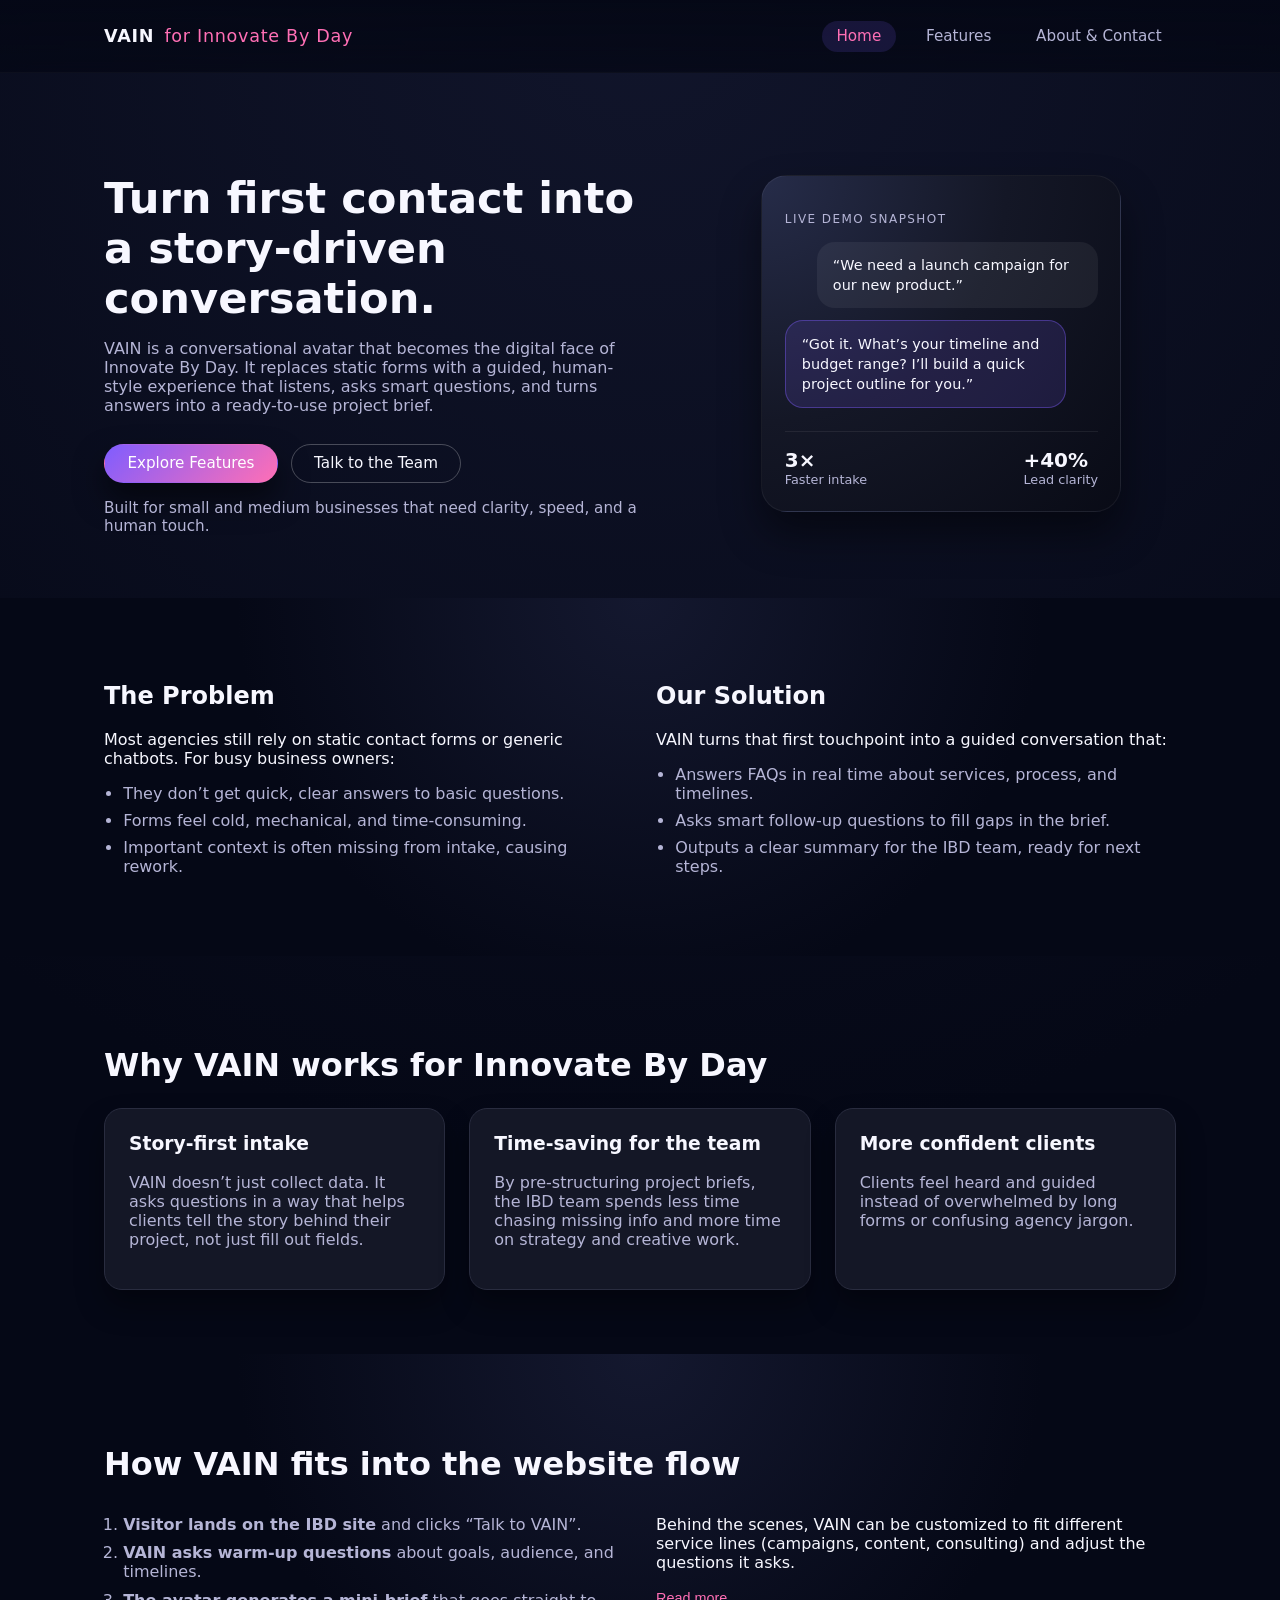
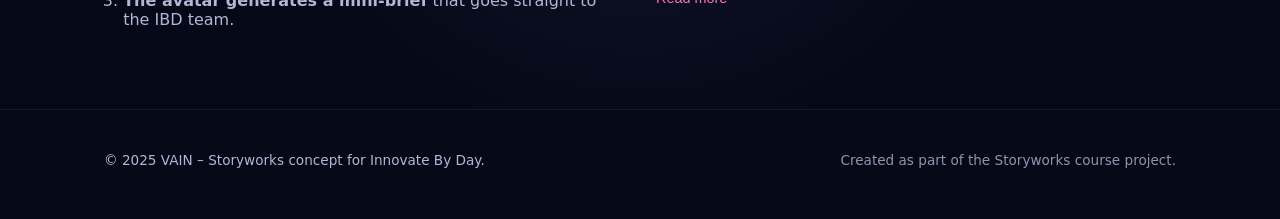
<file: Index.html>
<!DOCTYPE html>
<html lang="en">
<head>
  <meta charset="UTF-8">
  <title>VAIN – Conversational Avatar for Innovate By Day</title>
  <meta name="viewport" content="width=device-width, initial-scale=1.0">
  <link rel="stylesheet" href="styles.css">
  <script src="main.js" defer></script>
</head>
<body>
  <header class="site-header">
    <div class="container header-inner">
      <a href="index.html" class="logo">VAIN<span> for Innovate By Day</span></a>
      <nav class="main-nav">
        <ul>
          <li><a href="index.html" class="active">Home</a></li>
          <li><a href="features.html">Features</a></li>
          <li><a href="contact.html">About & Contact</a></li>
        </ul>
      </nav>
    </div>
  </header>

  <main>
    <!-- Hero -->
    <section class="hero">
      <div class="container hero-grid">
        <div class="hero-text">
          <h1>Turn first contact into a story-driven conversation.</h1>
          <p>
            VAIN is a conversational avatar that becomes the digital face of Innovate By Day. 
            It replaces static forms with a guided, human-style experience that listens, asks smart questions, 
            and turns answers into a ready-to-use project brief.
          </p>
          <div class="hero-actions">
            <a href="features.html" class="btn primary">Explore Features</a>
            <a href="contact.html" class="btn ghost">Talk to the Team</a>
          </div>
          <p class="hero-tagline">
            Built for small and medium businesses that need clarity, speed, and a human touch.
          </p>
        </div>
        <div class="hero-visual">
          <div class="hero-card">
            <p class="hero-label">Live demo snapshot</p>
            <div class="chat-bubble user">“We need a launch campaign for our new product.”</div>
            <div class="chat-bubble bot">
              “Got it. What’s your timeline and budget range? I’ll build a quick project outline for you.”
            </div>
            <div class="hero-stats">
              <div>
                <span class="stat-number">3×</span>
                <span class="stat-label">Faster intake</span>
              </div>
              <div>
                <span class="stat-number">+40%</span>
                <span class="stat-label">Lead clarity</span>
              </div>
            </div>
          </div>
        </div>
      </div>
    </section>

    <!-- Problem / Solution -->
    <section class="section-alt">
      <div class="container two-col">
        <article>
          <h2>The Problem</h2>
          <p>
            Most agencies still rely on static contact forms or generic chatbots. For busy business owners:
          </p>
          <ul class="list-check">
            <li>They don’t get quick, clear answers to basic questions.</li>
            <li>Forms feel cold, mechanical, and time-consuming.</li>
            <li>Important context is often missing from intake, causing rework.</li>
          </ul>
        </article>
        <article>
          <h2>Our Solution</h2>
          <p>
            VAIN turns that first touchpoint into a guided conversation that:
          </p>
          <ul class="list-check">
            <li>Answers FAQs in real time about services, process, and timelines.</li>
            <li>Asks smart follow-up questions to fill gaps in the brief.</li>
            <li>Outputs a clear summary for the IBD team, ready for next steps.</li>
          </ul>
        </article>
      </div>
    </section>

    <!-- Key Benefits -->
    <section class="section">
      <div class="container">
        <h2 class="section-title">Why VAIN works for Innovate By Day</h2>
        <div class="cards-grid">
          <article class="card">
            <h3>Story-first intake</h3>
            <p>
              VAIN doesn’t just collect data. It asks questions in a way that helps clients tell the story 
              behind their project, not just fill out fields.
            </p>
          </article>
          <article class="card">
            <h3>Time-saving for the team</h3>
            <p>
              By pre-structuring project briefs, the IBD team spends less time chasing missing info 
              and more time on strategy and creative work.
            </p>
          </article>
          <article class="card">
            <h3>More confident clients</h3>
            <p>
              Clients feel heard and guided instead of overwhelmed by long forms or confusing agency jargon.
            </p>
          </article>
        </div>
      </div>
    </section>

    <!-- How it Works with Read More toggle -->
    <section class="section-alt">
      <div class="container">
        <h2 class="section-title">How VAIN fits into the website flow</h2>
        <div class="two-col">
          <article>
            <ol class="steps-list">
              <li><strong>Visitor lands on the IBD site</strong> and clicks “Talk to VAIN”.</li>
              <li><strong>VAIN asks warm-up questions</strong> about goals, audience, and timelines.</li>
              <li><strong>The avatar generates a mini-brief</strong> that goes straight to the IBD team.</li>
            </ol>
          </article>
          <article>
            <p>
              Behind the scenes, VAIN can be customized to fit different service lines 
              (campaigns, content, consulting) and adjust the questions it asks.
            </p>
            <div id="howItWorksExtra" class="hidden-text">
              <p>
                Over time, VAIN learns which questions lead to better projects by tracking what information 
                the team uses the most. This turns every new conversation into a chance to refine 
                IBD’s intake process and improve client satisfaction.
              </p>
            </div>
            <button id="readMoreBtn" class="btn text-btn" type="button">
              Read more
            </button>
          </article>
        </div>
      </div>
    </section>
  </main>

  <footer class="site-footer">
    <div class="container footer-inner">
      <p>© 2025 VAIN – Storyworks concept for Innovate By Day.</p>
      <p class="footer-small">Created as part of the Storyworks course project.</p>
    </div>
  </footer>
</body>
</html>
</file>
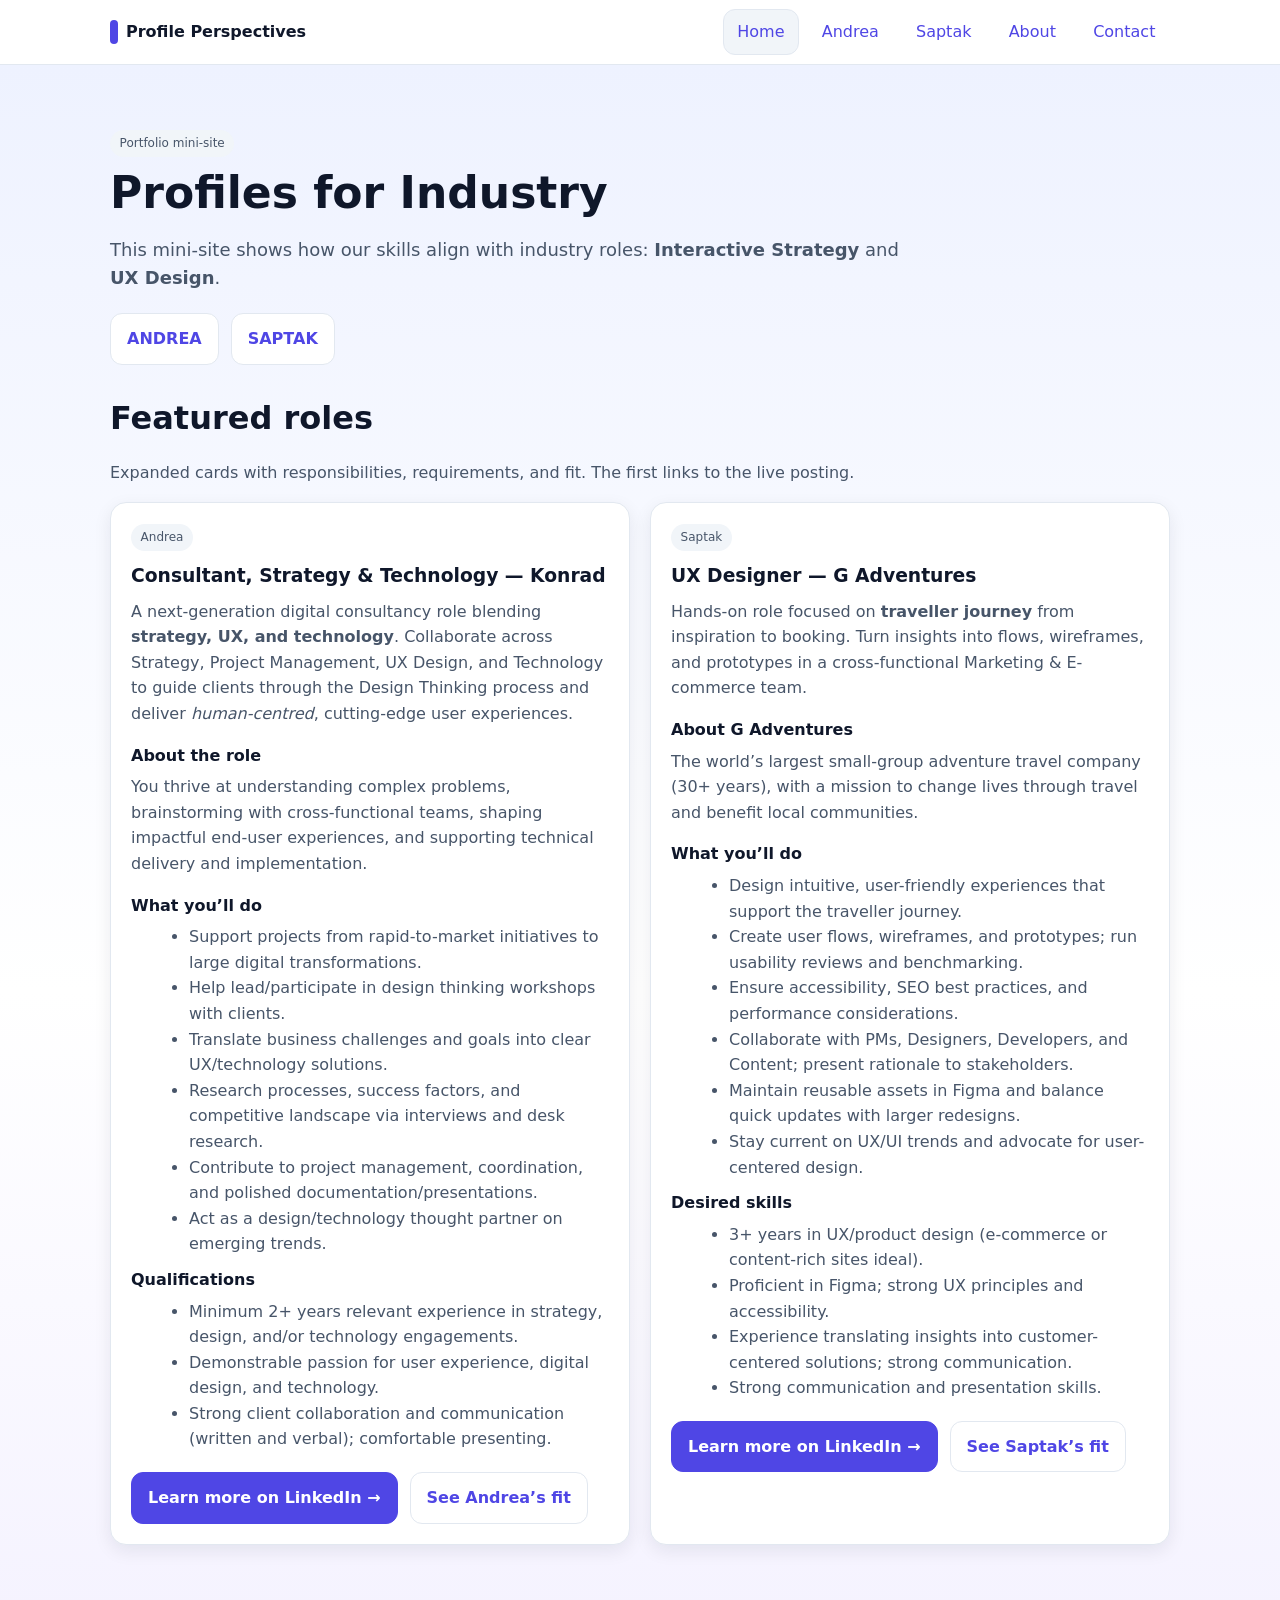
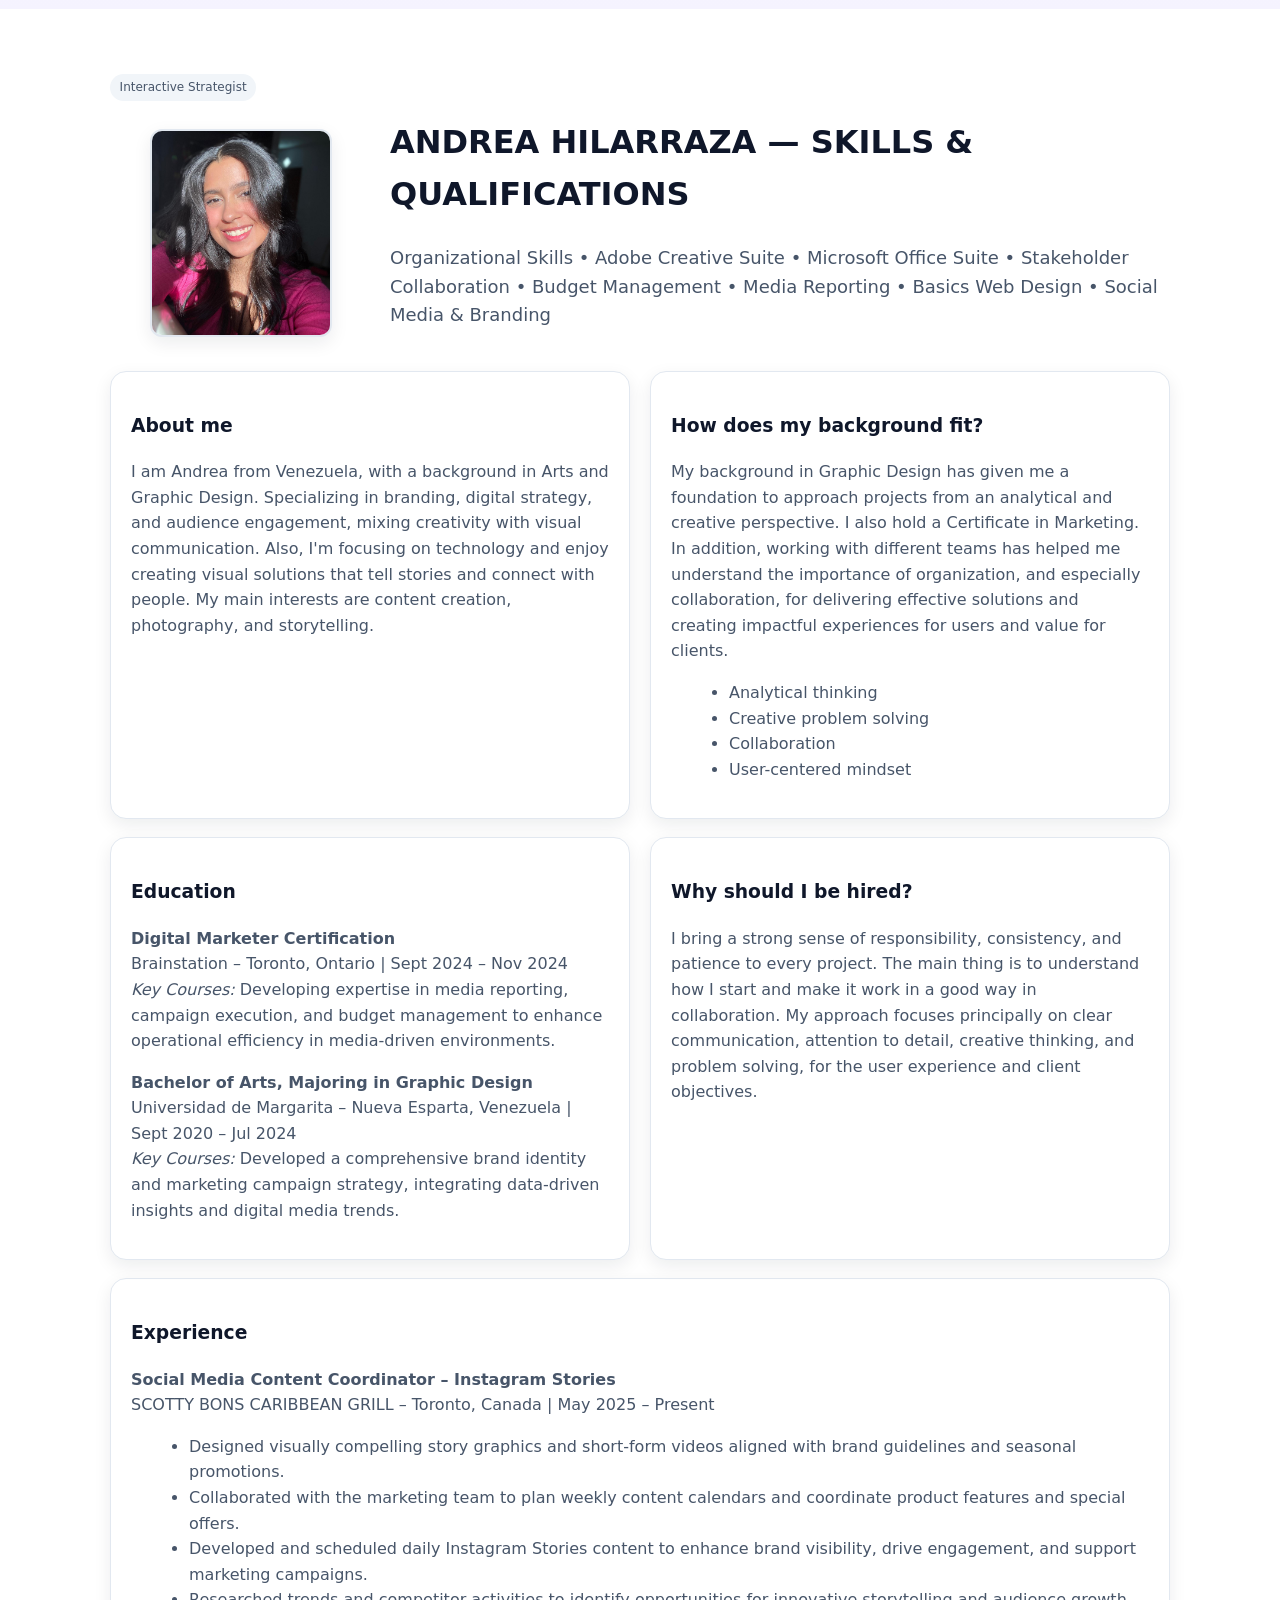
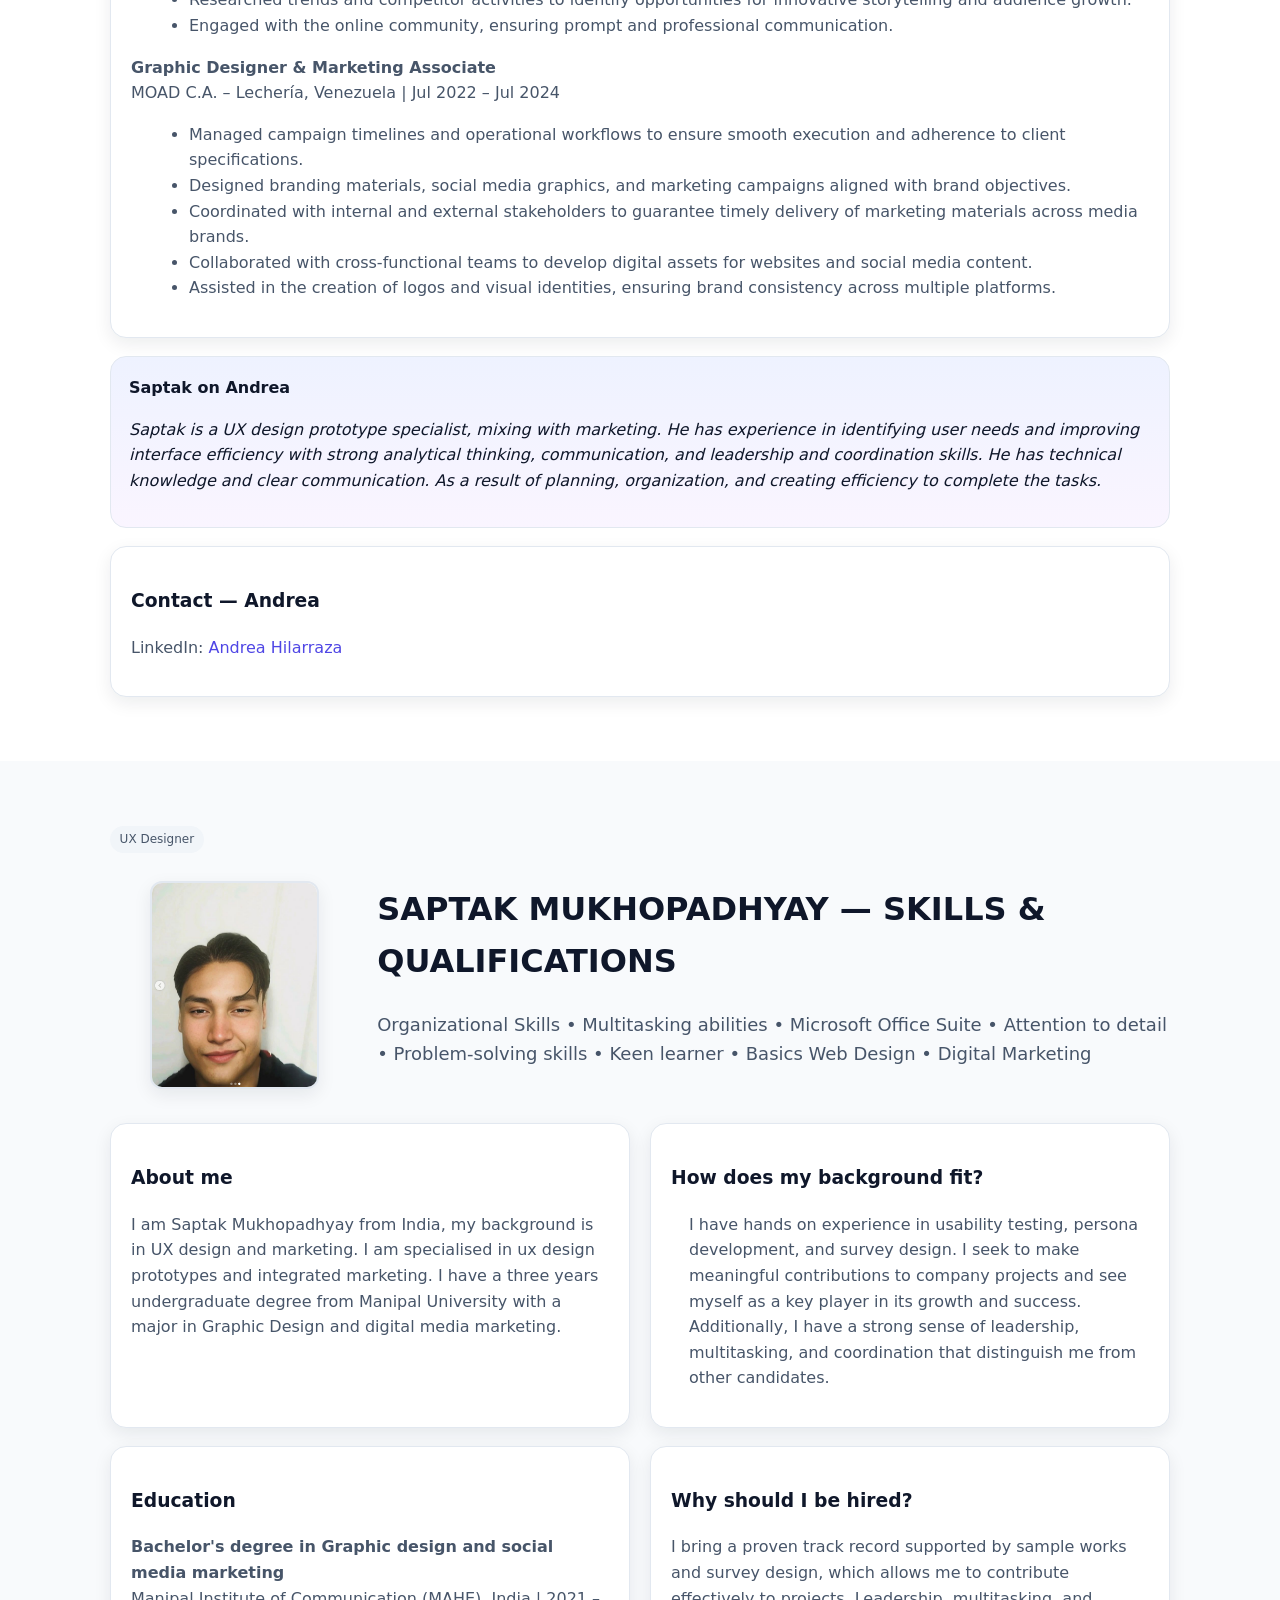
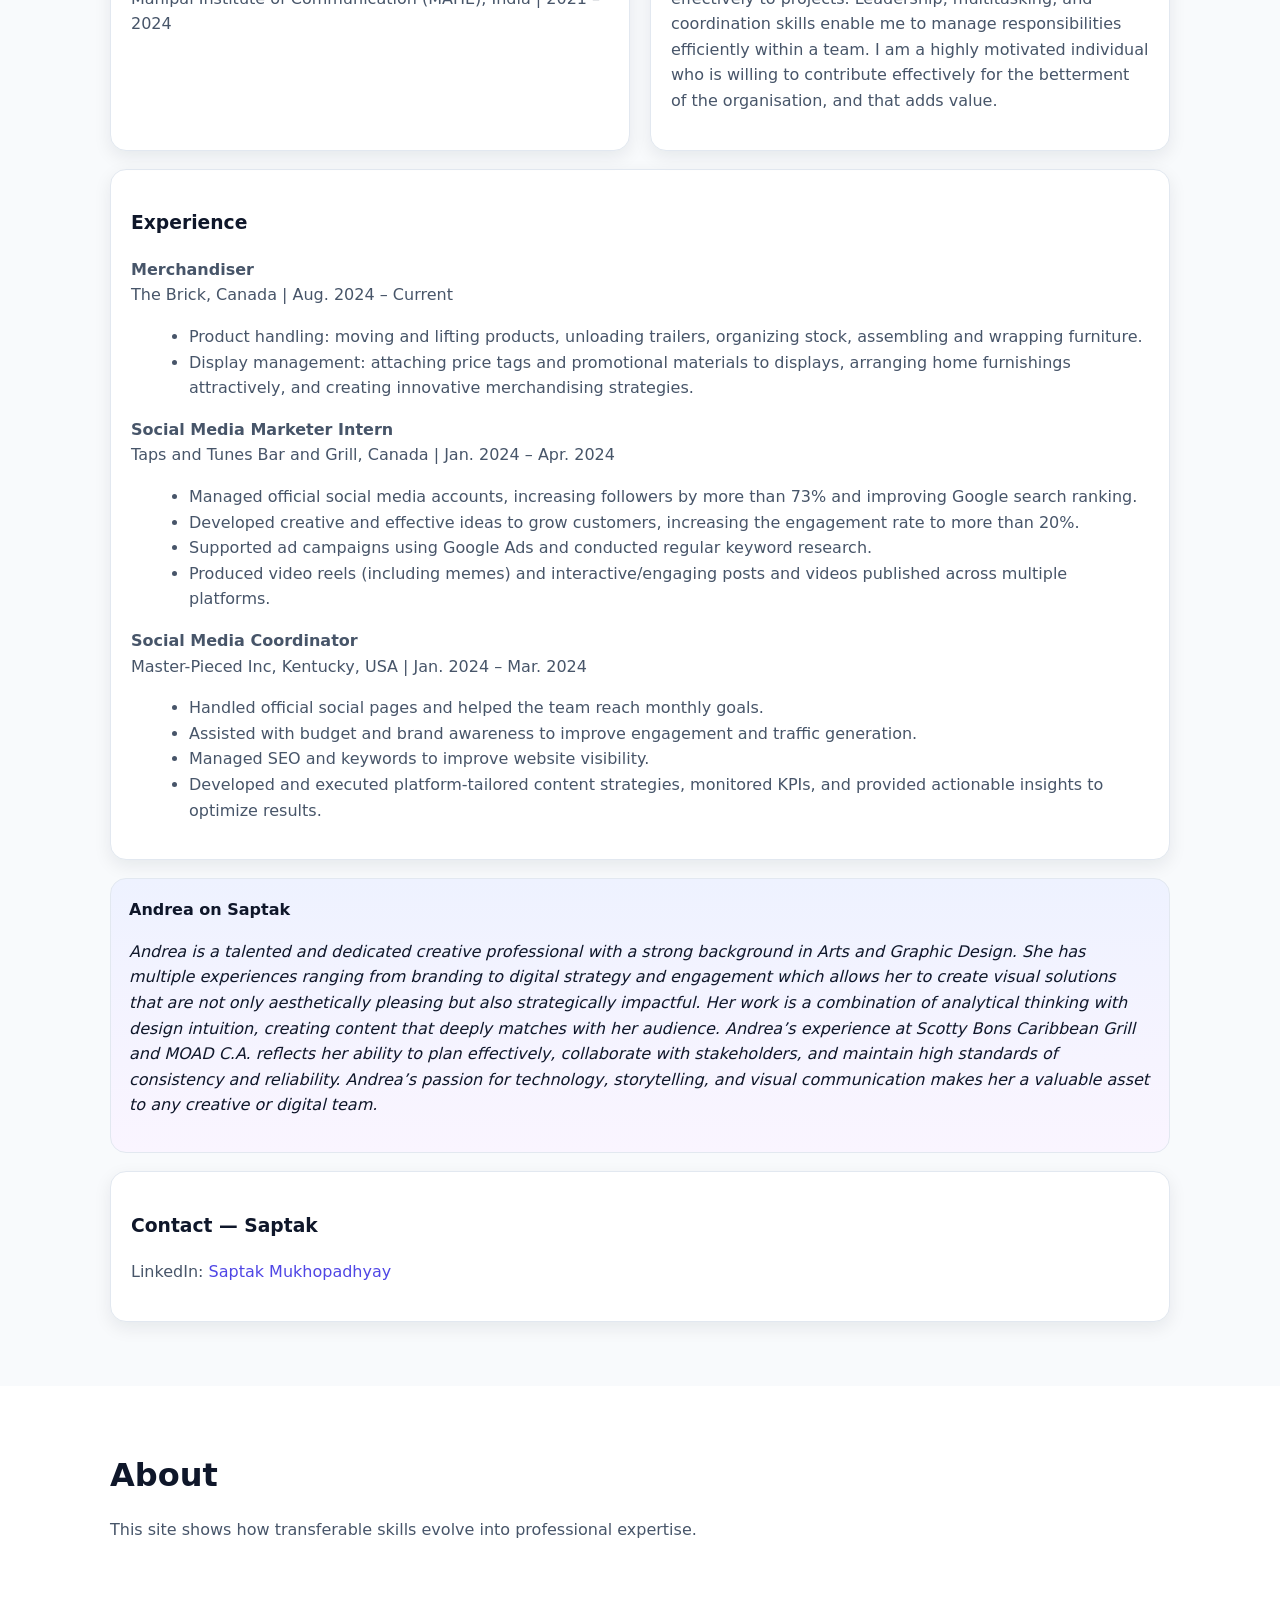
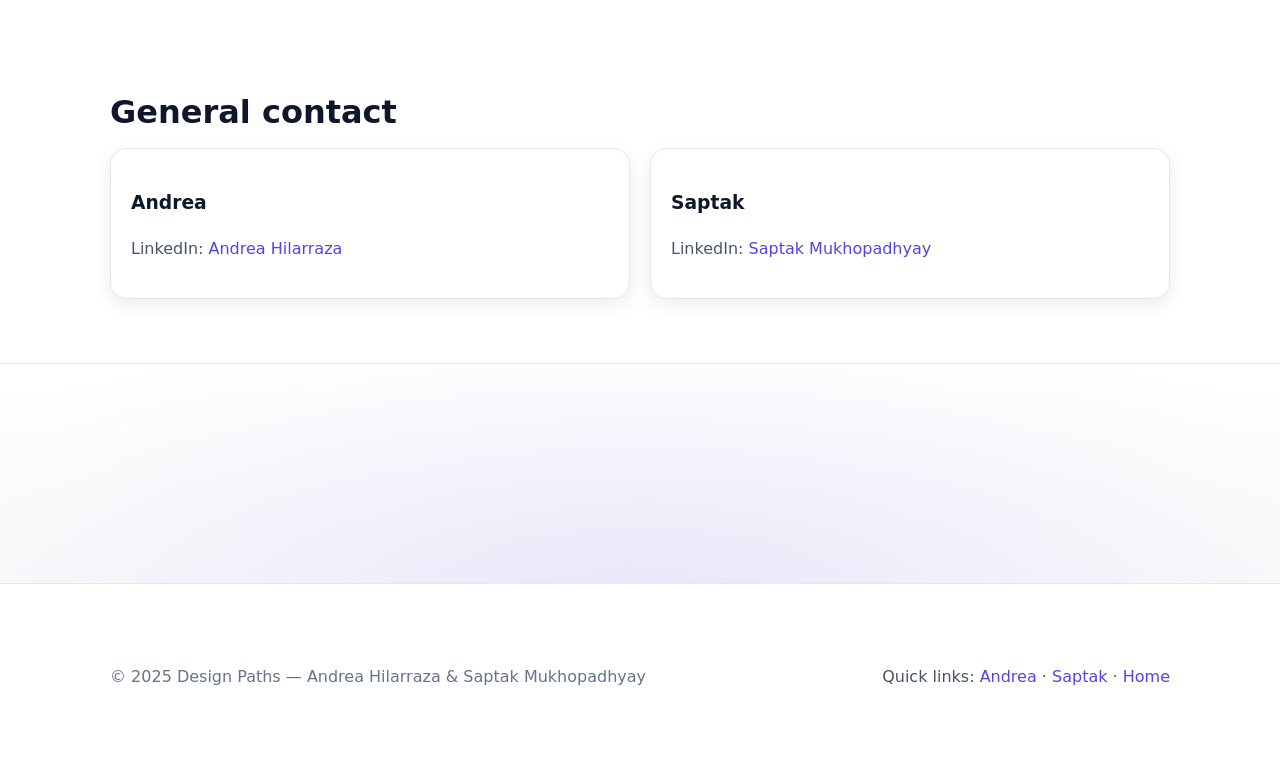
<file: index.html>
<!DOCTYPE html>
<html lang="en">
<head>
  <meta charset="utf-8" />
  <meta name="viewport" content="width=device-width,initial-scale=1" />
  <title>Andrea & Saptak</title>
  <meta name="description" content="Mini-site showing how our skills align with Interactive Strategy and UX Design roles." />
  <style>
    :root{
      /* Light palette + corporate accents */
      --bg:#ffffff; --ink:#0f172a; --muted:#475569; --line:#e2e8f0;
      --indigo:#4f46e5; --lav:#7c3aed; --soft:#f8fafc; --chip:#f1f5f9;
      /* UI tokens */
      --radius:16px; --shadow:0 6px 18px rgba(15,23,42,.08); --max:1100px;
      --focus: 0 0 0 3px rgba(79,70,229,.35), 0 0 0 6px rgba(124,58,237,.25);
      /* Avatar size */
      --avatar: 208px; /* slightly larger square */
    }
    *{box-sizing:border-box}
    html{scroll-behavior:smooth}
    @media (prefers-reduced-motion: reduce){
      html{scroll-behavior:auto}
      *{animation:none!important;transition:none!important}
    }
    body{
      margin:0; color:var(--ink);
      font:400 16px/1.6 system-ui,-apple-system,Segoe UI,Roboto,Inter,Arial,sans-serif;
      background:var(--bg);
    }
    a{color:var(--indigo);text-decoration:none}
    a:hover{text-decoration:underline}
    img{max-width:100%;display:block}
    /* Visible focus */
    a:focus, button:focus{outline:none; box-shadow:var(--focus); border-radius:10px}

    /* Layout */
    .container{max-width:var(--max);margin-inline:auto;padding:0 20px}
    section{padding:64px 0}
    .hero{background:linear-gradient(180deg,#eef2ff 0%, #fff 60%, #f5f3ff 100%)}
    h1{font-size:clamp(28px,5vw,44px);line-height:1.1;margin:12px 0}
    h2{font-size:clamp(22px,3.5vw,32px);margin:0 0 10px}
    p.lead{font-size:18px;color:var(--muted);max-width:70ch}
    .muted{color:var(--muted)}

    /* Header */
    .skip{position:absolute;left:-9999px;top:auto;width:1px;height:1px;overflow:hidden}
    .skip:focus{position:fixed;left:16px;top:16px;width:auto;height:auto;background:#fff;border:2px solid var(--indigo);padding:.5rem .75rem;border-radius:10px;z-index:1000}
    header{
      position:sticky;top:0;z-index:100;
      background:rgba(255,255,255,.85);
      backdrop-filter:saturate(160%) blur(8px);
      border-bottom:1px solid var(--line);
    }
    .nav{display:flex;align-items:center;justify-content:space-between;gap:12px;height:64px}
    .brand{display:flex;align-items:center;gap:.5rem;font-weight:700}
    .dot{width:8px;height:24px;background:var(--indigo);border-radius:4px}
    .links{display:flex;gap:.5rem;flex-wrap:wrap}
    .link{display:inline-flex;align-items:center;gap:.5rem;padding:.55rem .85rem;border-radius:.75rem;border:1px solid transparent}
    .link[aria-current="page"], .link.is-active, .link:hover{background:var(--chip);border-color:var(--line)}
    .link svg{width:16px;height:16px;opacity:.7}

    /* Components */
    .cta-row{display:flex;gap:12px;flex-wrap:wrap;margin-top:20px}
    .btn{display:inline-flex;align-items:center;justify-content:center;padding:.75rem 1rem;border-radius:12px;border:1px solid var(--line);font-weight:600;background:#fff}
    .btn.primary{background:var(--indigo);color:#fff;border-color:var(--indigo)}
    .btn.ghost:hover{background:#f8fafc}
    .btn:disabled{opacity:.6;cursor:not-allowed}

    .tag{display:inline-block;padding:.25rem .6rem;border-radius:999px;background:var(--chip);color:var(--muted);font-size:12px}

    .card{border:1px solid var(--line);border-radius:var(--radius);background:#fff;padding:20px;box-shadow:var(--shadow)}
    .grid{display:grid;gap:20px}
    .Cols2{grid-template-columns:repeat(2,minmax(0,1fr))}
    @media (max-width:840px){.Cols2{grid-template-columns:1fr}}

    .testimonial{display:flex;gap:14px;align-items:flex-start;margin-top:18px;background:linear-gradient(180deg,#eef2ff,#faf5ff);border:1px solid var(--line);border-radius:16px;padding:18px}
    .quote{font-style:italic}

    /* Footer & utilities */
    .footer{border-top:1px solid var(--line);color:#64748b}
    .backtop{position:fixed;right:16px;bottom:16px;z-index:100;opacity:0;pointer-events:none;transform:translateY(8px);transition:all .2s}
    .backtop.visible{opacity:1;pointer-events:auto;transform:translateY(0)}

    /* Square profile photos */
    .sr-only{
      position:absolute;width:1px;height:1px;padding:0;margin:-1px;overflow:hidden;
      clip:rect(0,0,0,0);white-space:nowrap;border:0;
    }
    .photo-frame{
      width:var(--avatar); height:var(--avatar);
      border-radius:12px; /* square with soft corners */
      overflow:hidden;
      border:2px solid var(--line);
      background:#fff;
      box-shadow:var(--shadow);
    }
    .photo-frame img{
      width:100%; height:100%;
      object-fit:cover;
      object-position:center center;
      display:block;
      aspect-ratio:1/1;
    }

    /* NEW: identity row puts avatar beside the name */
    .identity{display:flex;align-items:center;gap:18px;margin-top:12px}
    .identity .text{display:flex;flex-direction:column;gap:6px}
    .identity h2{margin:0}
    @media (max-width:640px){
      .identity{flex-direction:row;align-items:center}
    }

    /* Decorative bottom texture (subtle & professional) */
    .texture-band{
      height: 220px;
      background:
        radial-gradient(1200px 400px at 50% 100%, rgba(79,70,229,0.06), transparent 70%),
        radial-gradient(1000px 360px at 50% 100%, rgba(124,58,237,0.05), transparent 65%),
        linear-gradient(180deg, transparent 0%, rgba(15,23,42,0.02) 100%);
      border-top:1px solid var(--line);
    }
    @media (prefers-color-scheme: dark){
      .texture-band{
        background:
          radial-gradient(1200px 400px at 50% 100%, rgba(99,102,241,0.12), transparent 70%),
          radial-gradient(1000px 360px at 50% 100%, rgba(168,85,247,0.10), transparent 65%),
          linear-gradient(180deg, transparent 0%, rgba(255,255,255,0.03) 100%);
      }
    }
  </style>
</head>
<body>
  <a class="skip" href="#main-content">Skip to content</a>

  <!-- NAV -->
  <header role="banner">
    <div class="container nav">
      <div class="brand"><span class="dot" aria-hidden="true"></span> Profile Perspectives </div>
      <nav class="links" aria-label="Primary">
        <a class="link" href="#home" data-nav>Home</a>
        <a class="link" href="#andrea" data-nav>Andrea</a>
        <a class="link" href="#saptak" data-nav>Saptak</a>
        <a class="link" href="#about" data-nav>About</a>
        <a class="link" href="#contact" data-nav>Contact</a>
      </nav>
    </div>
  </header>

  <main id="main-content">
    <!-- HOME -->
    <section id="home" class="hero" aria-labelledby="home-title">
      <div class="container">
        <span class="tag">Portfolio mini-site</span>
        <h1 id="home-title">Profiles for Industry</h1>
        <p class="lead">
          This mini-site shows how our skills align with industry roles:
          <strong>Interactive Strategy</strong> and <strong>UX Design</strong>.
        </p>
        <div class="cta-row">
          <a id="btn-andrea" class="btn" href="#andrea" aria-label="Go to Andrea’s profile">ANDREA</a>
          <a id="btn-saptak" class="btn" href="#saptak" aria-label="Go to Saptak’s profile">SAPTAK</a>
        </div>
      </div>

      <!-- Featured roles -->
      <div class="container" aria-labelledby="roles-title" style="margin-top:28px">
        <h2 id="roles-title">Featured roles</h2>
        <p class="muted">Expanded cards with responsibilities, requirements, and fit. The first links to the live posting.</p>

        <div class="grid Cols2" style="margin-top:16px">
          <!-- ANDREA — Consultant, Strategy & Technology (Konrad) -->
          <article class="card" aria-labelledby="role-andrea">
            <div class="tag" aria-hidden="true">Andrea</div>
            <h3 id="role-andrea" style="margin:10px 0 6px">Consultant, Strategy & Technology — Konrad</h3>
            <p class="muted" style="margin-top:8px">
              A next-generation digital consultancy role blending <strong>strategy, UX, and technology</strong>. Collaborate across Strategy,
              Project Management, UX Design, and Technology to guide clients through the Design Thinking process and deliver
              <em>human-centred</em>, cutting-edge user experiences.
            </p>

            <h4 style="margin:14px 0 6px">About the role</h4>
            <p class="muted" style="margin-top:0">
              You thrive at understanding complex problems, brainstorming with cross-functional teams, shaping impactful end-user
              experiences, and supporting technical delivery and implementation.
            </p>

            <h4 style="margin:12px 0 6px">What you’ll do</h4>
            <ul class="muted" style="margin:0 0 10px 18px">
              <li>Support projects from rapid-to-market initiatives to large digital transformations.</li>
              <li>Help lead/participate in design thinking workshops with clients.</li>
              <li>Translate business challenges and goals into clear UX/technology solutions.</li>
              <li>Research processes, success factors, and competitive landscape via interviews and desk research.</li>
              <li>Contribute to project management, coordination, and polished documentation/presentations.</li>
              <li>Act as a design/technology thought partner on emerging trends.</li>
            </ul>

            <h4 style="margin:10px 0 6px">Qualifications</h4>
            <ul class="muted" style="margin:0 0 14px 18px">
              <li>Minimum 2+ years relevant experience in strategy, design, and/or technology engagements.</li>
              <li>Demonstrable passion for user experience, digital design, and technology.</li>
              <li>Strong client collaboration and communication (written and verbal); comfortable presenting.</li>
            </ul>

            <div class="cta-row">
              <a class="btn primary"
                href="https://www.linkedin.com/jobs/view/4295014505/"
                target="_blank" rel="noopener noreferrer"
                aria-label="Open LinkedIn job posting for Consultant, Strategy & Technology at Konrad">
                Learn more on LinkedIn →
              </a>
              <a class="btn" href="#andrea" aria-label="Go to Andrea’s profile to see alignment">See Andrea’s fit</a>
            </div>
          </article>

          <!-- SAPTAK — UX Designer (G Adventures) -->
          <article class="card" aria-labelledby="role-saptak">
            <div class="tag" aria-hidden="true">Saptak</div>
            <h3 id="role-saptak" style="margin:10px 0 6px">UX Designer — G Adventures</h3>
            <p class="muted" style="margin-top:8px">
              Hands-on role focused on <strong>traveller journey</strong> from inspiration to booking. Turn insights into flows,
              wireframes, and prototypes in a cross-functional Marketing & E-commerce team.
            </p>

            <h4 style="margin:14px 0 6px">About G Adventures</h4>
            <p class="muted" style="margin-top:0">
              The world’s largest small-group adventure travel company (30+ years), with a mission to change lives through travel and benefit local communities.
            </p>

            <h4 style="margin:12px 0 6px">What you’ll do</h4>
            <ul class="muted" style="margin:0 0 10px 18px">
              <li>Design intuitive, user-friendly experiences that support the traveller journey.</li>
              <li>Create user flows, wireframes, and prototypes; run usability reviews and benchmarking.</li>
              <li>Ensure accessibility, SEO best practices, and performance considerations.</li>
              <li>Collaborate with PMs, Designers, Developers, and Content; present rationale to stakeholders.</li>
              <li>Maintain reusable assets in Figma and balance quick updates with larger redesigns.</li>
              <li>Stay current on UX/UI trends and advocate for user-centered design.</li>
            </ul>

            <h4 style="margin:10px 0 6px">Desired skills</h4>
            <ul class="muted" style="margin:0 0 14px 18px">
              <li>3+ years in UX/product design (e-commerce or content-rich sites ideal).</li>
              <li>Proficient in Figma; strong UX principles and accessibility.</li>
              <li>Experience translating insights into customer-centered solutions; strong communication.</li>
              <li>Strong communication and presentation skills.</li>
            </ul>

            <div class="cta-row">
              <a class="btn primary"
                 href="https://www.linkedin.com/jobs/view/4293654556/"
                 target="_blank" rel="noopener noreferrer"
                 aria-label="Open LinkedIn job posting for UX Designer at G Adventures">
                 Learn more on LinkedIn →
              </a>
              <a class="btn" href="#saptak" aria-label="Go to Saptak’s profile to see alignment">See Saptak’s fit</a>
            </div>
          </article>
        </div>
      </div>
      <!-- end Featured roles -->
    </section>

    <!-- ANDREA -->
    <section id="andrea" aria-labelledby="andrea-title">
      <div class="container">
        <span class="tag">Interactive Strategist</span>
        <!-- IDENTITY ROW: avatar beside the name -->
        <div class="identity" aria-labelledby="andrea-title">
          <figure class="photo-frame" aria-labelledby="andrea-photo-caption">
            <img src="andrea-photo.jpg" alt="Portrait of Andrea Hilarraza" />
            <figcaption id="andrea-photo-caption" class="sr-only">Andrea — replace andrea-photo.jpg with your image.</figcaption>
          </figure>
          <div class="text">
            <h2 id="andrea-title">ANDREA HILARRAZA — SKILLS & QUALIFICATIONS </h2>
            <p class="lead"> Organizational Skills • Adobe Creative Suite • Microsoft Office Suite • Stakeholder Collaboration • Budget
Management • Media Reporting • Basics Web Design • Social Media & Branding</p>
          </div>
        </div>

        <!-- About + Background Fit -->
        <div class="grid Cols2" style="margin-top:18px">
          <article class="card">
            <h3>About me</h3>
            <p class="muted">I am Andrea from Venezuela, with a background in Arts and Graphic Design. Specializing in branding, digital strategy, and audience engagement, mixing creativity with visual communication. Also, I'm focusing on technology and enjoy creating visual solutions that tell stories and connect with people. My main interests are content creation, photography, and storytelling.</p>
          </article>
          <article class="card">
            <h3>How does my background fit?</h3>
            <p class="muted">My background in Graphic Design has given me a foundation to approach projects from an analytical and creative perspective. I also hold a Certificate in Marketing. In addition, working with different teams has helped me understand the importance of organization, and especially collaboration, for delivering effective solutions and creating impactful experiences for users and value for clients.</p>
            <ul class="muted" style="margin-left:18px">
              <li>Analytical thinking</li>
              <li>Creative problem solving</li>
              <li>Collaboration</li>
              <li>User-centered mindset</li>
            </ul>
          </article>
        </div>

        <!-- NEW layout: Education + Why (side by side) -->
        <div class="grid Cols2" style="margin-top:18px">
          <article class="card">
            <h3>Education</h3>
            <div class="muted">
              <p><strong>Digital Marketer Certification</strong><br/>
              Brainstation – Toronto, Ontario | Sept 2024 – Nov 2024<br/>
              <em>Key Courses:</em> Developing expertise in media reporting, campaign execution, and budget management to enhance operational efficiency in media-driven environments.</p>

              <p style="margin-top:12px;"><strong>Bachelor of Arts, Majoring in Graphic Design</strong><br/>
              Universidad de Margarita – Nueva Esparta, Venezuela | Sept 2020 – Jul 2024<br/>
              <em>Key Courses:</em> Developed a comprehensive brand identity and marketing campaign strategy, integrating data-driven insights and digital media trends.</p>
            </div>
          </article>

          <article class="card">
            <h3>Why should I be hired?</h3>
            <p class="muted">
              I bring a strong sense of responsibility, consistency, and patience to every project. The main thing is to understand how I start and make it work in a good way in collaboration. 
              My approach focuses principally on clear communication, attention to detail, creative thinking, and problem solving, for the user experience and client objectives. 
            </p>
          </article>
        </div>

        <!-- Experience (full width below) -->
        <article class="card" style="margin-top:18px">
          <h3>Experience</h3>
          <div class="muted">
            <p><strong>Social Media Content Coordinator – Instagram Stories</strong><br/>
            SCOTTY BONS CARIBBEAN GRILL – Toronto, Canada | May 2025 – Present</p>
            <ul style="margin-left:18px">
              <li>Designed visually compelling story graphics and short-form videos aligned with brand guidelines and seasonal promotions.</li>
              <li>Collaborated with the marketing team to plan weekly content calendars and coordinate product features and special offers.</li>
              <li>Developed and scheduled daily Instagram Stories content to enhance brand visibility, drive engagement, and support marketing campaigns.</li>
              <li>Researched trends and competitor activities to identify opportunities for innovative storytelling and audience growth.</li>
              <li>Engaged with the online community, ensuring prompt and professional communication.</li>
            </ul>

            <p style="margin-top:12px;"><strong>Graphic Designer &amp; Marketing Associate</strong><br/>
            MOAD C.A. – Lechería, Venezuela | Jul 2022 – Jul 2024</p>
            <ul style="margin-left:18px">
              <li>Managed campaign timelines and operational workflows to ensure smooth execution and adherence to client specifications.</li>
              <li>Designed branding materials, social media graphics, and marketing campaigns aligned with brand objectives.</li>
              <li>Coordinated with internal and external stakeholders to guarantee timely delivery of marketing materials across media brands.</li>
              <li>Collaborated with cross-functional teams to develop digital assets for websites and social media content.</li>
              <li>Assisted in the creation of logos and visual identities, ensuring brand consistency across multiple platforms.</li>
            </ul>
          </div>
        </article>

        <!-- Testimonial: Saptak on Andrea -->
        <div class="testimonial" aria-label="Testimonial from Saptak about Andrea">
          <div>
            <strong>Saptak on Andrea</strong>
            <p class="quote">Saptak is a UX design prototype specialist, mixing with marketing. He has experience in identifying user needs and improving interface efficiency with strong analytical thinking, communication, and leadership and coordination skills. He has technical knowledge and clear communication. 
              As a result of planning, organization, and creating efficiency to complete the tasks.</p>
          </div>
        </div>

        <!-- CONTACT — ANDREA -->
        <div class="card" id="contact-andrea" style="margin-top:18px">
          <h3>Contact — Andrea</h3>
          <p class="muted">LinkedIn: <a href="https://www.linkedin.com/in/andrea-hilarraza/" target="_blank" rel="noopener noreferrer" aria-label="Visit Andrea's LinkedIn"> Andrea Hilarraza </a></p>
        </div>
      </div>
    </section>

    <!-- SAPTAK -->
    <section id="saptak" aria-labelledby="saptak-title" style="background:var(--soft)">
      <div class="container">
        <span class="tag">UX Designer</span>
        <!-- IDENTITY ROW: avatar beside the name -->
        <div class="identity" aria-labelledby="saptak-title">
          <figure class="photo-frame" aria-labelledby="saptak-photo-caption">
            <img src="saptak-photo.png" alt="Portrait of Saptak Mukhopadhyay" />
            <figcaption id="saptak-photo-caption" class="sr-only">Saptak — replace saptak-photo.png with your image.</figcaption>
          </figure>
          <div class="text">
            <h2 id="saptak-title">SAPTAK MUKHOPADHYAY — SKILLS & QUALIFICATIONS </h2>
            <p class="lead">Organizational Skills • Multitasking abilities • Microsoft Office Suite • Attention to detail • Problem-solving skills
              • Keen learner • Basics Web Design • Digital Marketing</p>
          </div>
        </div>

        <!-- About + Background Fit -->
        <div class="grid Cols2" style="margin-top:18px">
          <article class="card">
            <h3>About me</h3>
            <p class="muted">I am Saptak Mukhopadhyay from India, my background is in UX design and marketing. 
              I am specialised in ux design prototypes and integrated marketing. I have a three years undergraduate degree from Manipal University 
              with a major in Graphic Design and digital media marketing.</p>
          </article>
          <article class="card">
            <h3>How does my background fit?</h3>
            <p class="muted" style="margin-left:18px"> I have hands on experience in usability testing, persona development, and survey design. 
              I seek to make meaningful contributions to company projects and see myself as a key player in its growth and success. Additionally, 
              I have a strong sense of leadership, multitasking, and coordination that distinguish me from other candidates.</p>
          </article>
        </div>

        <!-- NEW layout: Education + Why (side by side) -->
        <div class="grid Cols2" style="margin-top:18px">
          <article class="card">
            <h3>Education</h3>
            <div class="muted">
              <p><strong>Bachelor's degree in Graphic design and social media marketing</strong><br/>
              Manipal Institute of Communication (MAHE), India | 2021 – 2024 <br/></p>
            </div>
          </article>

          <article class="card">
            <h3>Why should I be hired?</h3>
            <p class="muted">I bring a proven track record supported by sample works and survey design, which allows me to contribute effectively 
              to projects. Leadership, multitasking, and coordination skills enable me to manage responsibilities efficiently within a team. I am a highly motivated individual who is willing to contribute effectively 
              for the betterment of the organisation, and that adds value.</p>
          </article>
        </div>

        <!-- Experience (full width below) -->
        <article class="card" style="margin-top:18px">
          <h3>Experience</h3>
          <div class="muted">
            <p><strong>Merchandiser</strong><br/>
            The Brick, Canada | Aug. 2024 – Current</p>
            <ul style="margin-left:18px">
              <li>Product handling: moving and lifting products, unloading trailers, organizing stock, assembling and wrapping furniture.</li>
              <li>Display management: attaching price tags and promotional materials to displays, arranging home furnishings attractively, and creating innovative merchandising strategies.</li>
            </ul>

            <p style="margin-top:12px;"><strong>Social Media Marketer Intern</strong><br/>
            Taps and Tunes Bar and Grill, Canada | Jan. 2024 – Apr. 2024</p>
            <ul style="margin-left:18px">
              <li>Managed official social media accounts, increasing followers by more than 73% and improving Google search ranking.</li>
              <li>Developed creative and effective ideas to grow customers, increasing the engagement rate to more than 20%.</li>
              <li>Supported ad campaigns using Google Ads and conducted regular keyword research.</li>
              <li>Produced video reels (including memes) and interactive/engaging posts and videos published across multiple platforms.</li>
            </ul>

            <p style="margin-top:12px;"><strong>Social Media Coordinator</strong><br/>
            Master-Pieced Inc, Kentucky, USA | Jan. 2024 – Mar. 2024</p>
            <ul style="margin-left:18px">
              <li>Handled official social pages and helped the team reach monthly goals.</li>
              <li>Assisted with budget and brand awareness to improve engagement and traffic generation.</li>
              <li>Managed SEO and keywords to improve website visibility.</li>
              <li>Developed and executed platform-tailored content strategies, monitored KPIs, and provided actionable insights to optimize results.</li>
            </ul>
          </div>
        </article>

        <!-- Testimonial: Andrea on Saptak -->
        <div class="testimonial" aria-label="Testimonial from Andrea about Saptak">
          <div>
            <strong>Andrea on Saptak</strong>
            <p class="quote">Andrea is a talented and dedicated creative professional with a strong background in Arts and Graphic Design. She has multiple experiences ranging from branding to digital strategy and engagement which allows her to create visual solutions that are not only aesthetically pleasing but also strategically impactful.
Her work is a combination of analytical thinking with design intuition, creating content that deeply matches with her audience. Andrea’s experience at Scotty Bons Caribbean Grill and MOAD C.A. reflects her ability to plan effectively, collaborate with stakeholders, and maintain high standards of consistency and reliability.
Andrea’s passion for technology, storytelling, and visual communication makes her a valuable asset to any creative or digital team.</p>
          </div>
        </div>

        <!-- CONTACT — SAPTAK -->
        <div class="card" id="contact-saptak" style="margin-top:18px">
          <h3>Contact — Saptak</h3>
          <p class="muted">LinkedIn: <a href="https://www.linkedin.com/in/saptak-mukhopadhyay-90a08b219/" target="_blank" rel="noopener noreferrer" aria-label="Visit Saptak's LinkedIn"> Saptak Mukhopadhyay </a></p>
        </div>
      </div>
    </section>

    <!-- ABOUT -->
    <section id="about" aria-labelledby="about-title">
      <div class="container">
        <h2 id="about-title">About</h2>
        <p class="muted">This site shows how transferable skills evolve into professional expertise.</p>
      </div>
    </section>

    <!-- CONTACT -->
    <section id="contact" aria-labelledby="contact-title">
      <div class="container">
        <h2 id="contact-title">General contact</h2>
        <div class="grid Cols2" style="margin-top:10px">
          <div class="card">
            <h3>Andrea</h3>
            <p class="muted">LinkedIn: <a href="https://www.linkedin.com/in/andrea-hilarraza/" target="_blank" rel="noopener noreferrer" aria-label="Visit Andrea's LinkedIn">Andrea Hilarraza</a></p>
          </div>
          <div class="card">
            <h3>Saptak</h3>
            <p class="muted">LinkedIn: <a href="https://www.linkedin.com/in/saptak-mukhopadhyay-90a08b219/" target="_blank" rel="noopener noreferrer" aria-label="Visit Saptak's LinkedIn">Saptak Mukhopadhyay</a></p>
          </div>
        </div>
      </div>
    </section>
  </main>

  <!-- Subtle bottom texture -->
  <section class="texture-band" aria-hidden="true"></section>

  <!-- FOOTER -->
  <footer class="footer" role="contentinfo">
    <section>
      <div class="container" style="display:flex;align-items:center;justify-content:space-between;gap:12px;flex-wrap:wrap">
        <p>© 2025 Design Paths — Andrea Hilarraza & Saptak Mukhopadhyay</p>
        <p class="muted">Quick links: <a href="#andrea">Andrea</a> · <a href="#saptak">Saptak</a> · <a href="#home">Home</a></p>
      </div>
    </section>
  </footer>

  <!-- Back to top -->
  <a href="#home" class="btn backtop" id="backtop" aria-label="Back to top">↑ Top</a>

  <script>
    // Accessible scrollspy: highlights current nav item
    (function(){
      const links = Array.from(document.querySelectorAll('[data-nav]'));
      const ids = links.map(a => a.getAttribute('href')).filter(h => h.startsWith('#'));
      const targets = ids.map(id => document.querySelector(id)).filter(Boolean);

      const setActive = (id) => {
        links.forEach(l => l.classList.toggle('is-active', l.getAttribute('href') === id));
      };

      // Hero buttons active state (ANDREA/SAPTAK)
      const btnAndrea = document.getElementById('btn-andrea');
      const btnSaptak = document.getElementById('btn-saptak');
      const setHeroActive = (sectionId) => {
        const a = sectionId === 'andrea';
        const s = sectionId === 'saptak';
        if(btnAndrea) btnAndrea.classList.toggle('is-active', a);
        if(btnSaptak) btnSaptak.classList.toggle('is-active', s);
      };

      const observer = new IntersectionObserver((entries) => {
        const visible = entries
          .filter(e => e.isIntersecting)
          .sort((a,b)=> b.intersectionRatio - a.intersectionRatio)[0];
        if(visible){
          setActive('#'+visible.target.id);
          setHeroActive(visible.target.id);
        }
      }, { rootMargin: '-40% 0px -55% 0px', threshold:[0, .2, .5, .75, 1] });

      targets.forEach(t => observer.observe(t));

      // Back-to-top visibility
      const back = document.getElementById('backtop');
      const toggleBack = () => {
        if (window.scrollY > 600){ back.classList.add('visible'); }
        else { back.classList.remove('visible'); }
      };
      toggleBack(); window.addEventListener('scroll', toggleBack);

      // Keyboard-friendly focus on section headings after clicking nav links
      links.forEach(a=>{
        a.addEventListener('click', ()=>{
          const href = a.getAttribute('href');
          if(href.startsWith('#')){
            const target = document.querySelector(href);
            if(target){
              if(!target.hasAttribute('tabindex')) target.setAttribute('tabindex','-1');
              setTimeout(()=> target.focus({preventScroll:true}), 300);
            }
          }
        });
      });
    })();
  </script>
</body>
</html>
</file>
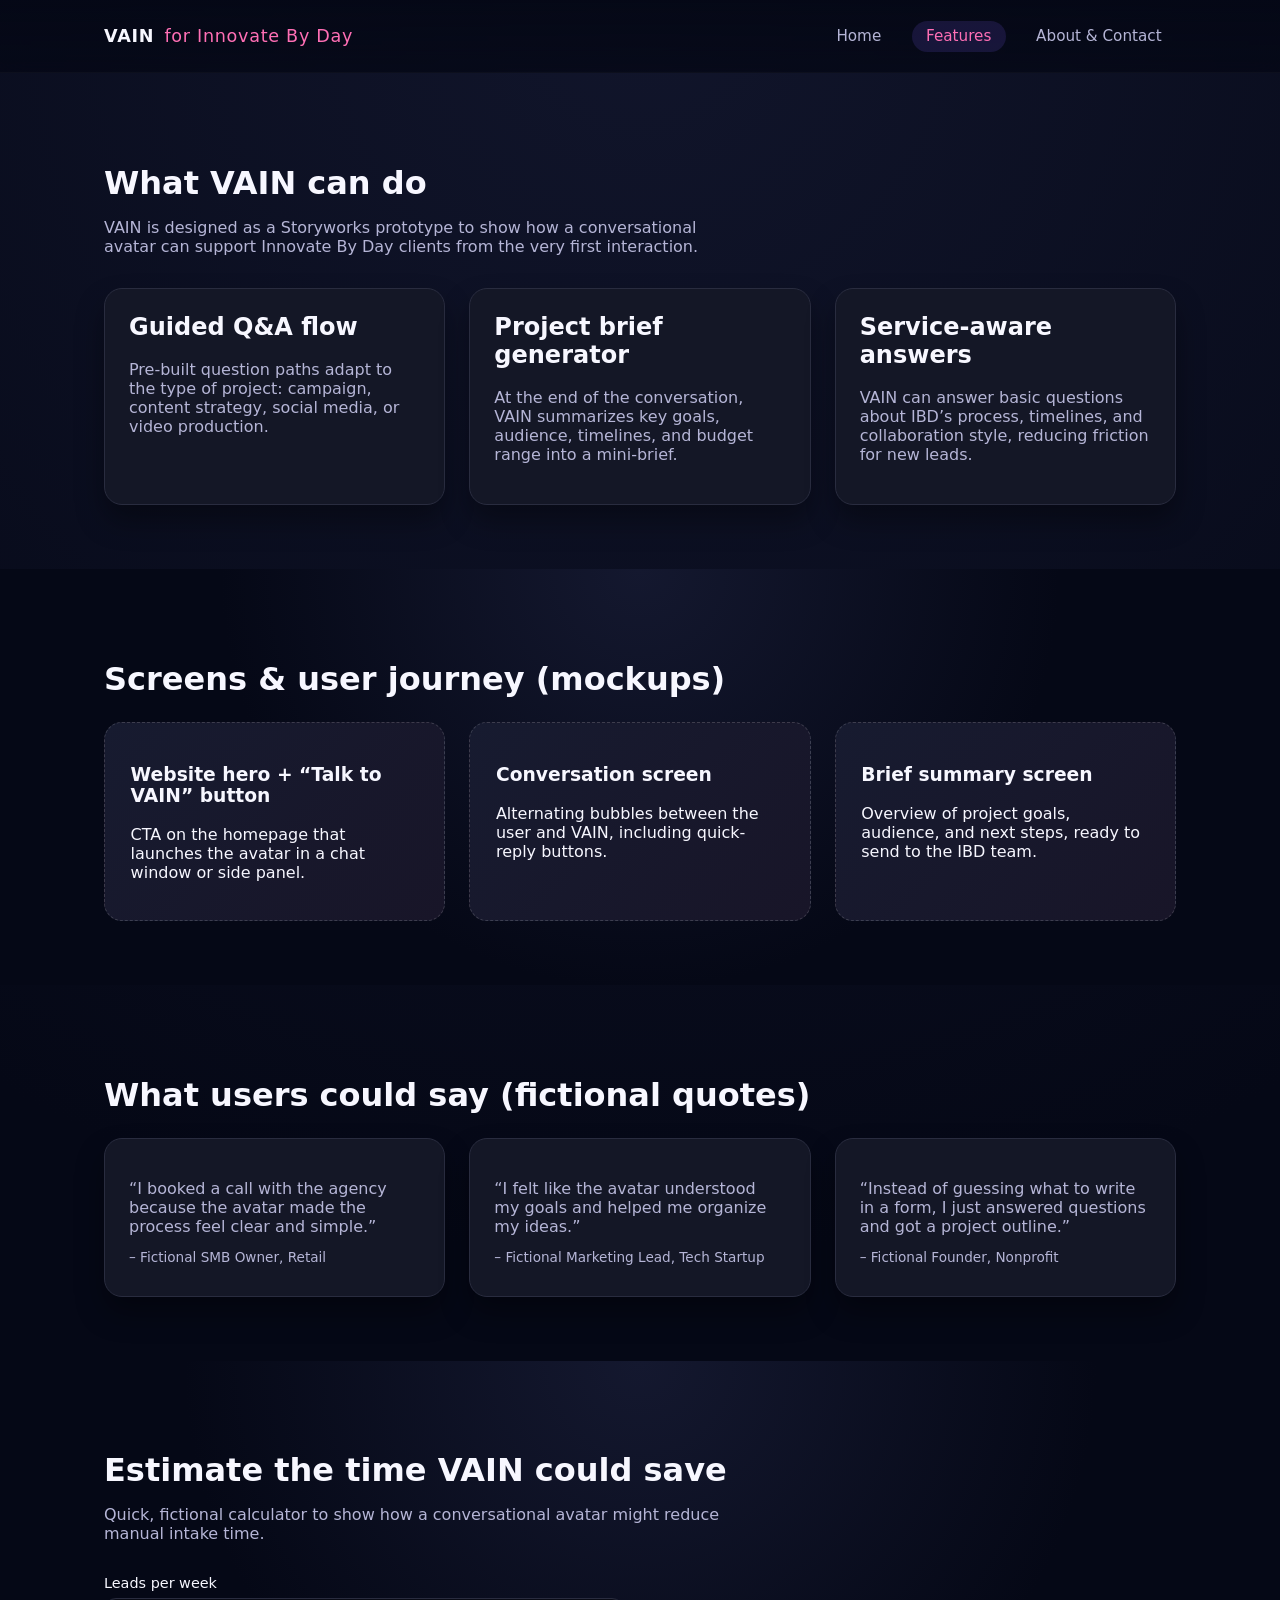
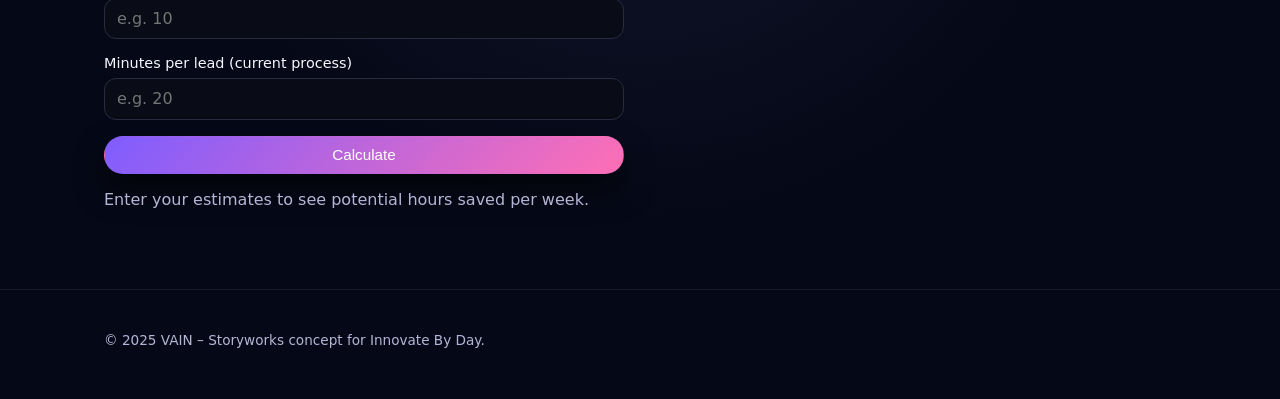
<file: features.html>
<!DOCTYPE html>
<html lang="en">
<head>
  <meta charset="UTF-8">
  <title>VAIN Features – Storyworks Concept</title>
  <meta name="viewport" content="width=device-width, initial-scale=1.0">
  <link rel="stylesheet" href="styles.css">
  <script src="main.js" defer></script>
</head>
<body>
  <header class="site-header">
    <div class="container header-inner">
      <a href="index.html" class="logo">VAIN<span> for Innovate By Day</span></a>
      <nav class="main-nav">
        <ul>
          <li><a href="index.html">Home</a></li>
          <li><a href="features.html" class="active">Features</a></li>
          <li><a href="contact.html">About & Contact</a></li>
        </ul>
      </nav>
    </div>
  </header>

  <main>
    <!-- Features overview -->
    <section class="section">
      <div class="container">
        <h1 class="section-title">What VAIN can do</h1>
        <p class="section-intro">
          VAIN is designed as a Storyworks prototype to show how a conversational avatar can support 
          Innovate By Day clients from the very first interaction.
        </p>

        <div class="cards-grid">
          <article class="card">
            <h2>Guided Q&A flow</h2>
            <p>
              Pre-built question paths adapt to the type of project: campaign, content strategy, 
              social media, or video production.
            </p>
          </article>
          <article class="card">
            <h2>Project brief generator</h2>
            <p>
              At the end of the conversation, VAIN summarizes key goals, audience, timelines, 
              and budget range into a mini-brief.
            </p>
          </article>
          <article class="card">
            <h2>Service-aware answers</h2>
            <p>
              VAIN can answer basic questions about IBD’s process, timelines, and collaboration style, 
              reducing friction for new leads.
            </p>
          </article>
        </div>
      </div>
    </section>

    <!-- Mockups / Screens -->
    <section class="section-alt">
      <div class="container">
        <h2 class="section-title">Screens & user journey (mockups)</h2>
        <div class="mockups-grid">
          <div class="mockup-box">
            <h3>Website hero + “Talk to VAIN” button</h3>
            <p>CTA on the homepage that launches the avatar in a chat window or side panel.</p>
          </div>
          <div class="mockup-box">
            <h3>Conversation screen</h3>
            <p>Alternating bubbles between the user and VAIN, including quick-reply buttons.</p>
          </div>
          <div class="mockup-box">
            <h3>Brief summary screen</h3>
            <p>Overview of project goals, audience, and next steps, ready to send to the IBD team.</p>
          </div>
        </div>
      </div>
    </section>

    <!-- Testimonials / Quotes -->
    <section class="section">
      <div class="container">
        <h2 class="section-title">What users could say (fictional quotes)</h2>
        <div class="cards-grid">
          <article class="card quote-card">
            <p>“I booked a call with the agency because the avatar made the process feel clear and simple.”</p>
            <p class="quote-meta">– Fictional SMB Owner, Retail</p>
          </article>
          <article class="card quote-card">
            <p>“I felt like the avatar understood my goals and helped me organize my ideas.”</p>
            <p class="quote-meta">– Fictional Marketing Lead, Tech Startup</p>
          </article>
          <article class="card quote-card">
            <p>“Instead of guessing what to write in a form, I just answered questions and got a project outline.”</p>
            <p class="quote-meta">– Fictional Founder, Nonprofit</p>
          </article>
        </div>
      </div>
    </section>

    <!-- Simple calculator (extra JS interactivity) -->
    <section class="section-alt">
      <div class="container">
        <h2 class="section-title">Estimate the time VAIN could save</h2>
        <p class="section-intro">
          Quick, fictional calculator to show how a conversational avatar might reduce manual intake time.
        </p>

        <form id="roiForm" class="form-grid">
          <div class="form-field">
            <label for="leadsPerWeek">Leads per week</label>
            <input type="number" id="leadsPerWeek" min="1" placeholder="e.g. 10">
          </div>
          <div class="form-field">
            <label for="minutesPerLead">Minutes per lead (current process)</label>
            <input type="number" id="minutesPerLead" min="1" placeholder="e.g. 20">
          </div>
          <button type="button" id="roiButton" class="btn primary">Calculate</button>
        </form>

        <p id="roiResult" class="roi-result">
          Enter your estimates to see potential hours saved per week.
        </p>
      </div>
    </section>
  </main>

  <footer class="site-footer">
    <div class="container footer-inner">
      <p>© 2025 VAIN – Storyworks concept for Innovate By Day.</p>
    </div>
  </footer>
</body>
</html>
</file>
<file: styles.css>
/* ---------- Base & Layout ---------- */

*,
*::before,
*::after {
  box-sizing: border-box;
}

:root {
  --bg: #050816;
  --bg-alt: #0e1020;
  --card-bg: #141726;
  --accent: #7f5dff;
  --accent-soft: rgba(127, 93, 255, 0.15);
  --accent-2: #ff6fb5;
  --text-main: #f7f7ff;
  --text-muted: #b5b5d6;
  --border-subtle: #292c3f;
  --error: #ff4d6a;
  --success: #35d18f;
  --radius-lg: 18px;
  --radius-pill: 999px;
  --shadow-soft: 0 22px 40px rgba(0, 0, 0, 0.45);
  --font-main: system-ui, -apple-system, BlinkMacSystemFont, "Segoe UI", sans-serif;
}

html,
body {
  margin: 0;
  padding: 0;
  background: radial-gradient(circle at top, #11152b 0, #050816 60%);
  color: var(--text-main);
  font-family: var(--font-main);
}

/* Utility containers */

.container {
  width: 100%;
  max-width: 1120px;
  margin: 0 auto;
  padding: 0 1.5rem;
}

/* ---------- Header & Nav ---------- */

.site-header {
  position: sticky;
  top: 0;
  z-index: 50;
  backdrop-filter: blur(14px);
  background: linear-gradient(to bottom, rgba(5, 8, 22, 0.96), rgba(5, 8, 22, 0.8));
  border-bottom: 1px solid rgba(255, 255, 255, 0.03);
}

.header-inner {
  display: flex;
  align-items: center;
  justify-content: space-between;
  height: 72px;
}

.logo {
  font-weight: 700;
  font-size: 1.1rem;
  color: var(--text-main);
  text-decoration: none;
  letter-spacing: 0.04em;
}

.logo span {
  font-weight: 400;
  color: var(--accent-2);
  margin-left: 0.25rem;
}

.main-nav ul {
  list-style: none;
  display: flex;
  gap: 1rem;
  padding: 0;
  margin: 0;
}

.main-nav a {
  text-decoration: none;
  color: var(--text-muted);
  font-size: 0.95rem;
  padding: 0.4rem 0.9rem;
  border-radius: var(--radius-pill);
  transition: background 0.2s ease, color 0.2s ease;
}

.main-nav a:hover {
  background: rgba(255, 255, 255, 0.06);
  color: var(--text-main);
}

.main-nav a.active {
  background: var(--accent-soft);
  color: var(--accent-2);
}

/* ---------- Sections ---------- */

.section,
.section-alt {
  padding: 4rem 0;
}

.section-alt {
  background: radial-gradient(circle at top, #14182f 0, #050816 55%);
}

.section-title {
  font-size: 2rem;
  margin-bottom: 1rem;
}

.section-intro {
  color: var(--text-muted);
  max-width: 640px;
  margin-bottom: 2rem;
}

/* ---------- Hero ---------- */

.hero {
  padding: 4rem 0 3rem;
}

.hero-grid {
  display: grid;
  gap: 2.5rem;
  align-items: center;
}

.hero-text h1 {
  font-size: clamp(2.1rem, 4vw, 2.7rem);
  margin-bottom: 1rem;
}

.hero-text p {
  color: var(--text-muted);
  max-width: 540px;
}

.hero-actions {
  margin-top: 1.8rem;
  display: flex;
  flex-wrap: wrap;
  gap: 0.8rem;
}

.hero-tagline {
  margin-top: 1rem;
  font-size: 0.95rem;
  color: var(--text-muted);
}

.hero-visual {
  display: flex;
  justify-content: center;
}

.hero-card {
  background: radial-gradient(circle at top left, #262c49 0, #141726 50%, #090b16 100%);
  border-radius: 26px;
  padding: 1.5rem 1.4rem;
  box-shadow: var(--shadow-soft);
  border: 1px solid rgba(255, 255, 255, 0.06);
  max-width: 360px;
  width: 100%;
}

.hero-label {
  font-size: 0.75rem;
  text-transform: uppercase;
  letter-spacing: 0.12em;
  color: var(--text-muted);
  margin-bottom: 1rem;
}

.chat-bubble {
  border-radius: 18px;
  padding: 0.8rem 1rem;
  font-size: 0.9rem;
  margin-bottom: 0.75rem;
  line-height: 1.4;
}

.chat-bubble.user {
  background: rgba(255, 255, 255, 0.06);
  margin-left: 2rem;
}

.chat-bubble.bot {
  background: var(--accent-soft);
  border: 1px solid rgba(127, 93, 255, 0.4);
  margin-right: 2rem;
}

.hero-stats {
  display: flex;
  justify-content: space-between;
  margin-top: 1.4rem;
  padding-top: 1rem;
  border-top: 1px solid rgba(255, 255, 255, 0.07);
  font-size: 0.8rem;
}

.stat-number {
  display: block;
  font-weight: 700;
  font-size: 1.25rem;
}

.stat-label {
  color: var(--text-muted);
}

/* ---------- Grids & Layout helpers ---------- */

.two-col {
  display: grid;
  gap: 2rem;
}

.cards-grid {
  display: grid;
  gap: 1.5rem;
  margin-top: 1.5rem;
}

.mockups-grid {
  display: grid;
  gap: 1.5rem;
  margin-top: 1.5rem;
}

/* ---------- Cards & boxes ---------- */

.card {
  background: var(--card-bg);
  border-radius: var(--radius-lg);
  padding: 1.5rem;
  border: 1px solid var(--border-subtle);
  box-shadow: 0 16px 28px rgba(0, 0, 0, 0.35);
}

.card h2,
.card h3 {
  margin-top: 0;
}

.card p {
  color: var(--text-muted);
}

.quote-card p {
  margin-bottom: 0.4rem;
}

.quote-meta {
  font-size: 0.85rem;
  color: var(--text-muted);
}

.mockup-box {
  background: linear-gradient(135deg, #171b30, #181528);
  border-radius: var(--radius-lg);
  padding: 1.4rem 1.6rem;
  border: 1px dashed rgba(255, 255, 255, 0.16);
}

/* ---------- Lists ---------- */

.list-check {
  padding-left: 1.2rem;
  color: var(--text-muted);
}

.list-check li {
  margin-bottom: 0.5rem;
}

.steps-list {
  padding-left: 1.2rem;
  color: var(--text-muted);
}

.steps-list li {
  margin-bottom: 0.6rem;
}

/* ---------- Buttons ---------- */

.btn {
  display: inline-flex;
  align-items: center;
  justify-content: center;
  border-radius: var(--radius-pill);
  border: 1px solid transparent;
  padding: 0.6rem 1.4rem;
  font-size: 0.95rem;
  font-weight: 500;
  cursor: pointer;
  text-decoration: none;
  transition: transform 0.12s ease, box-shadow 0.12s ease, background 0.15s ease, color 0.15s ease;
}

.btn.primary {
  background: linear-gradient(135deg, var(--accent), var(--accent-2));
  color: #fff;
  box-shadow: 0 16px 30px rgba(0, 0, 0, 0.55);
}

.btn.primary:hover {
  transform: translateY(-1px);
  box-shadow: 0 20px 34px rgba(0, 0, 0, 0.7);
}

.btn.ghost {
  background: transparent;
  border-color: rgba(255, 255, 255, 0.25);
  color: var(--text-main);
}

.btn.ghost:hover {
  background: rgba(255, 255, 255, 0.08);
}

.btn.text-btn {
  background: none;
  border: none;
  padding: 0;
  color: var(--accent-2);
  font-size: 0.9rem;
}

.btn.text-btn:hover {
  text-decoration: underline;
}

/* ---------- Forms ---------- */

.contact-form,
.form-grid {
  margin-top: 1.5rem;
}

.contact-form {
  max-width: 520px;
}

.form-grid {
  display: grid;
  gap: 1rem;
  max-width: 520px;
}

.form-field {
  display: flex;
  flex-direction: column;
  gap: 0.4rem;
}

label {
  font-size: 0.9rem;
}

input,
textarea {
  background: #090b16;
  border-radius: 12px;
  border: 1px solid var(--border-subtle);
  padding: 0.65rem 0.75rem;
  color: var(--text-main);
  font: inherit;
  outline: none;
}

input:focus,
textarea:focus {
  border-color: var(--accent-2);
}

input.error,
textarea.error {
  border-color: var(--error);
}

.error-message {
  color: var(--error);
  font-size: 0.8rem;
  min-height: 0.9rem;
}

.success-message {
  color: var(--success);
  font-size: 0.9rem;
  margin-top: 0.75rem;
}

.required {
  color: var(--accent-2);
  margin-left: 0.2rem;
}

.roi-result {
  margin-top: 1rem;
  color: var(--text-muted);
}

/* ---------- Hidden text ---------- */

.hidden-text {
  display: none;
}

/* ---------- Footer ---------- */

.site-footer {
  border-top: 1px solid rgba(255, 255, 255, 0.08);
  padding: 1.8rem 0 2.3rem;
  background: #050816;
}

.footer-inner {
  display: flex;
  flex-wrap: wrap;
  gap: 0.6rem;
  justify-content: space-between;
  font-size: 0.85rem;
  color: var(--text-muted);
}

.footer-small {
  opacity: 0.8;
}

/* ---------- Responsive ---------- */

/* Mobile-first: already stacked columns */

@media (min-width: 700px) {
  .hero-grid {
    grid-template-columns: 1.2fr 1fr;
  }

  .two-col {
    grid-template-columns: 1fr 1fr;
  }

  .cards-grid {
    grid-template-columns: repeat(3, minmax(0, 1fr));
  }

  .mockups-grid {
    grid-template-columns: repeat(3, minmax(0, 1fr));
  }
}

@media (max-width: 699px) {
  .cards-grid {
    grid-template-columns: minmax(0, 1fr);
  }

  .mockups-grid {
    grid-template-columns: minmax(0, 1fr);
  }

  .header-inner {
    gap: 1rem;
  }

  .main-nav ul {
    gap: 0.3rem;
  }

  .main-nav a {
    padding-inline: 0.6rem;
    font-size: 0.85rem;
  }

  .hero-card {
    max-width: 100%;
  }
}
/* ===== TEAM — COMPACT STYLE (One-line row) ===== */

.team-row {
  display: flex;
  justify-content: center;
  gap: 2.5rem;
  flex-wrap: wrap;
  margin-top: 2rem;
}

.team-member {
  text-align: center;
  max-width: 150px;
}

.team-member img {
  width: 90px;
  height: 90px;
  border-radius: 50%;
  object-fit: cover;
  margin-bottom: 0.7rem;
  border: 2px solid rgba(255, 255, 255, 0.12);
}

.team-member h3 {
  font-size: 0.95rem;
  margin: 0.3rem 0 0.2rem;
  font-weight: 600;
}

.team-member .role {
  font-size: 0.8rem;
  color: var(--text-muted);
}

/* Responsive for mobile */
@media (max-width: 700px) {
  .team-row {
    gap: 1.5rem;
  }
  .team-member {
    max-width: 120px;
  }
  .team-member img {
    width: 70px;
    height: 70px;
  }
}
</file>
